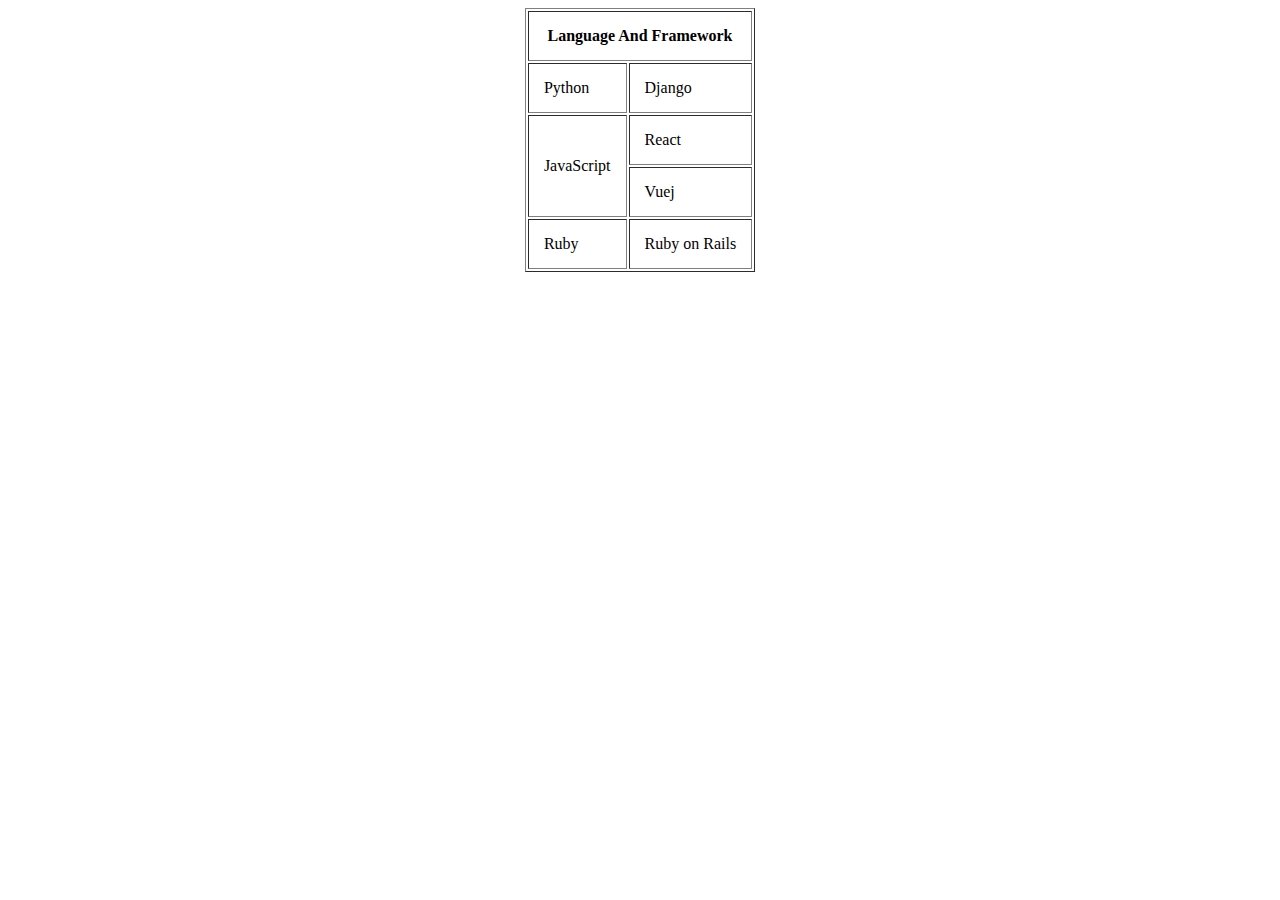
<file: index.html>
<!DOCTYPE html>
<html>
<head>
</head>
<body>
    <table border="1" align="center" cellpadding="15px">
        <thead>
            <tr>
                <th colspan="2">Language And Framework</th>
            </tr>
        </thead>
        <tbody>
            <tr>
                <td>Python</td>
                <td>Django</td>
            </tr>
            <tr>
                <td rowspan="2">JavaScript</td>
                <td>React</td>
            </tr>
            <tr>
                <td>Vuej</td>   
            </tr>
            <tr>
                <td>Ruby</td>
                <td>Ruby on Rails</td>
            </tr>
        </tbody>
    </table>
</body>
</html>
</file>
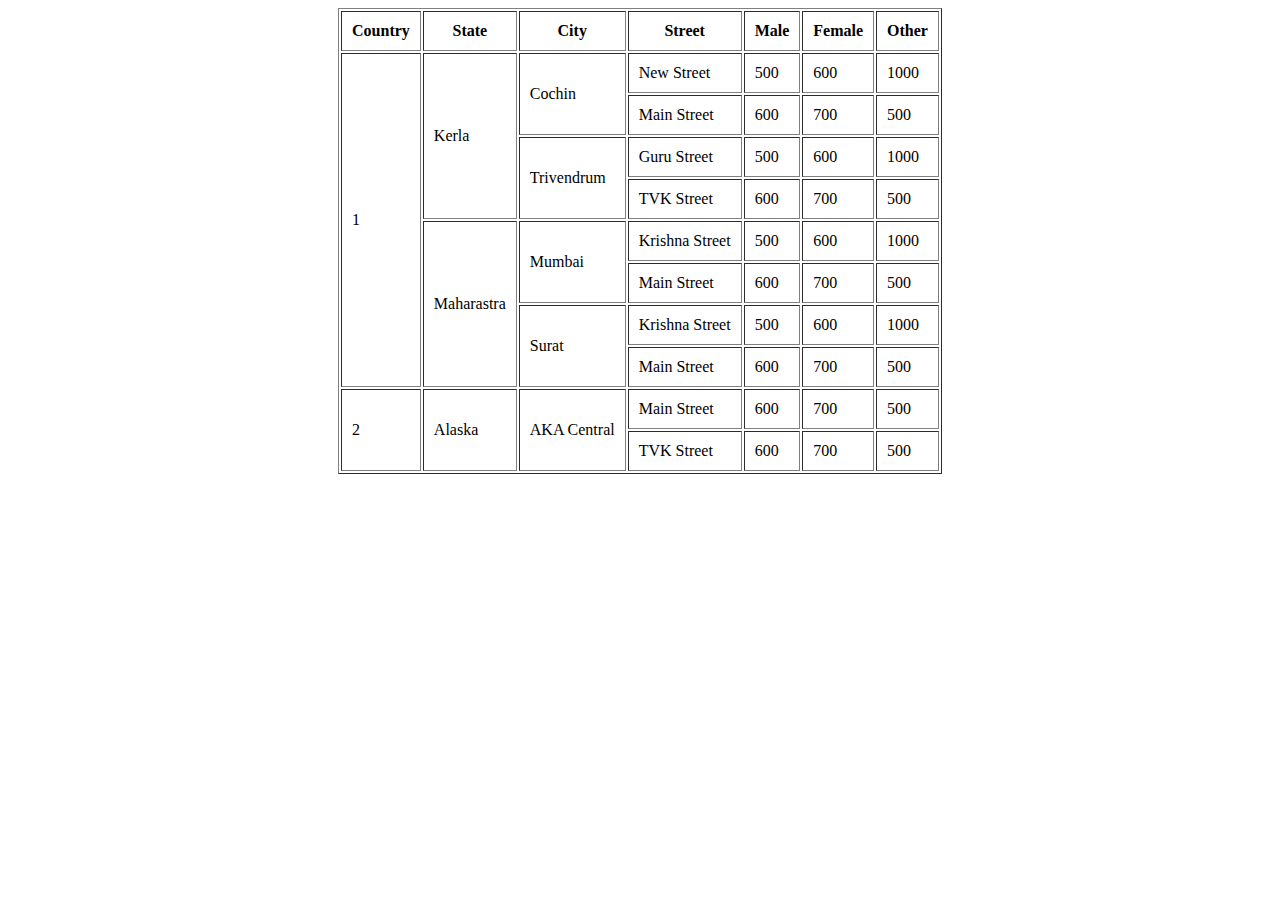
<file: country.html>
<!DOCTYPE html>
<html lang="en">
  <head>
    <meta charset="UTF-8" />
    <meta name="viewport" content="width=device-width, initial-scale=1.0" />
    <title>Document</title>
  </head>
  <body>
    <table border="1px" align="center" cellpadding="10px">
      <tr>
        <th>Country</th>
        <th>State</th>
        <th>City</th>
        <th>Street</th>
        <th>Male</th>
        <th>Female</th>
        <th>Other</th>
      </tr>

      <tr>
        <td rowspan="8">1</td>
        <td rowspan="4">Kerla</td>
        <td rowspan="2">Cochin</td>
        <td>New Street</td>
        <td>500</td>
        <td>600</td>
        <td>1000</td>
      </tr>
      <tr>
        <td>Main Street</td>
        <td>600</td>
        <td>700</td>
        <td>500</td>
      </tr>
      <tr>
        <td rowspan="2">Trivendrum</td>
        <td>Guru Street</td>
        <td>500</td>
        <td>600</td>
        <td>1000</td>
      </tr>
      <tr>
        <td>TVK Street</td>
        <td>600</td>
        <td>700</td>
        <td>500</td>
      </tr>
      <tr>
        <td rowspan="4">Maharastra</td>
        <td rowspan="2">Mumbai</td>
        <td>Krishna Street</td>
        <td>500</td>
        <td>600</td>
        <td>1000</td>
      </tr>
      <tr>
        <td>Main Street</td>
        <td>600</td>
        <td>700</td>
        <td>500</td>
      </tr>
      <tr>
        <td rowspan="2">Surat</td>
        <td>Krishna Street</td>
        <td>500</td>
        <td>600</td>
        <td>1000</td>
      </tr>
      <tr>
        <td>Main Street</td>
        <td>600</td>
        <td>700</td>
        <td>500</td>
      </tr>
      <tr>
        <td rowspan="2">2</td>
        <td rowspan="2">Alaska</td>
        <td rowspan="2">AKA Central</td>
        <td>Main Street</td>
        <td>600</td>
        <td>700</td>
        <td>500</td>
      </tr>
      <tr>
        <td>TVK Street</td>
        <td>600</td>
        <td>700</td>
        <td>500</td>
      </tr>
    </table>
  </body>
</html>
</file>
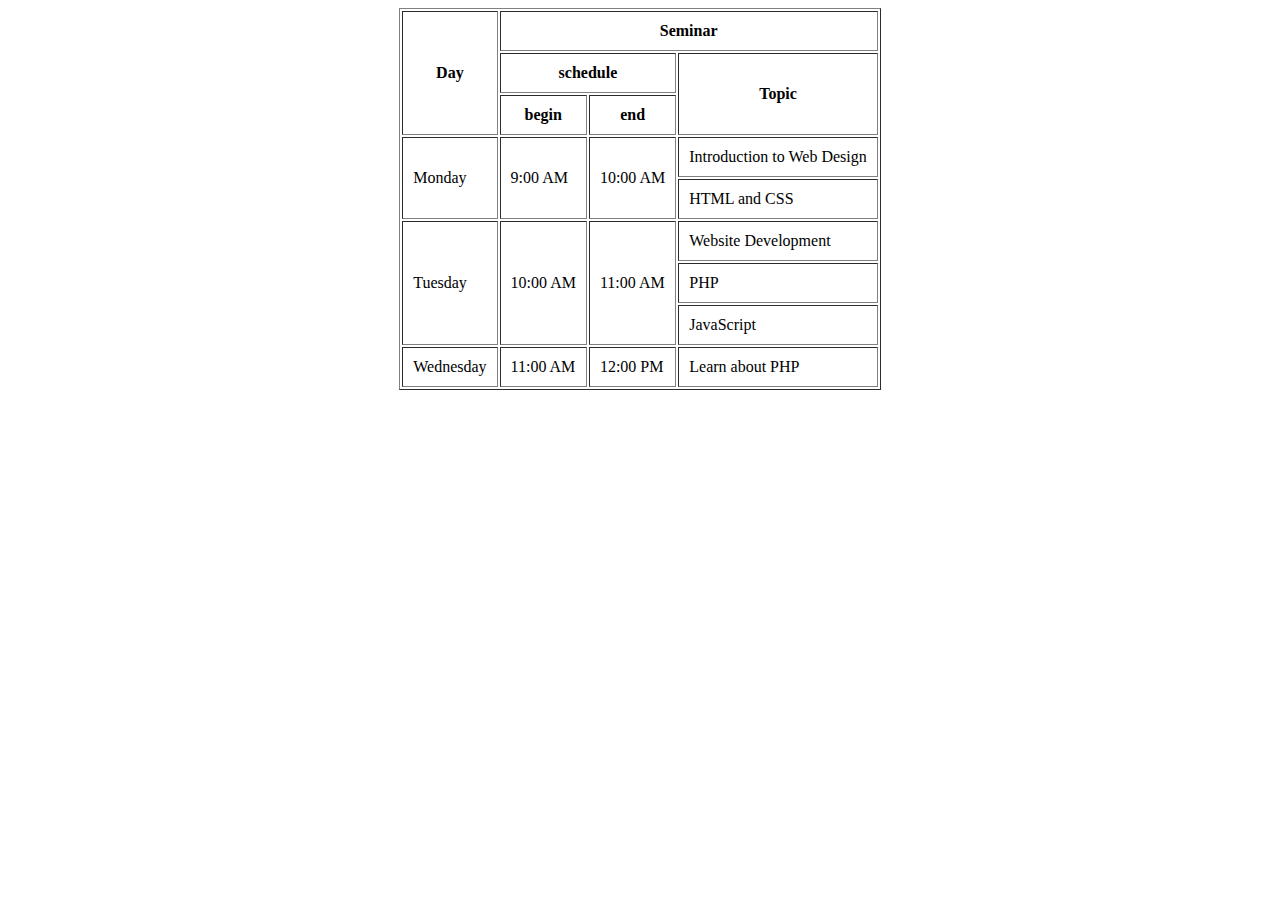
<file: Day.html>
<!DOCTYPE html>
<html lang="en">
  <head>
    <meta charset="UTF-8" />
    <meta name="viewport" content="width=device-width, initial-scale=1.0" />
    <title>Document</title>
  </head>
  <body>
    <table border="1" align="center" cellpadding="10px">
      <tr>
        <th rowspan="3">Day</th>
        <th colspan="3">Seminar</th>
      </tr>
      <tr>
        <th colspan="2">schedule</th>
        <th rowspan="2">Topic</th>
      </tr>
      <tr>
        <th>begin</th>
        <th>end</th>
      </tr>

      <tr>
        <td rowspan="2">Monday</td>
        <td rowspan="2">9:00 AM</td>
        <td rowspan="2">10:00 AM</td>
        <td>Introduction to Web Design</td>
      </tr>
      <tr>
        <td>HTML and CSS</td>
      </tr>
      <tr>
        <td rowspan="3">Tuesday</td>
        <td rowspan="3">10:00 AM</td>
        <td rowspan="3">11:00 AM</td>
        <td>Website Development</td>
      </tr>
      <tr>
        <td>PHP</td>
      </tr>
      <tr>
        <td>JavaScript</td>
      </tr>
      <tr>
        <td>Wednesday</td>
        <td>11:00 AM</td>
        <td>12:00 PM</td>
        <td>Learn about PHP</td>
      </tr>
    </table>
  </body>
</html>
</file>
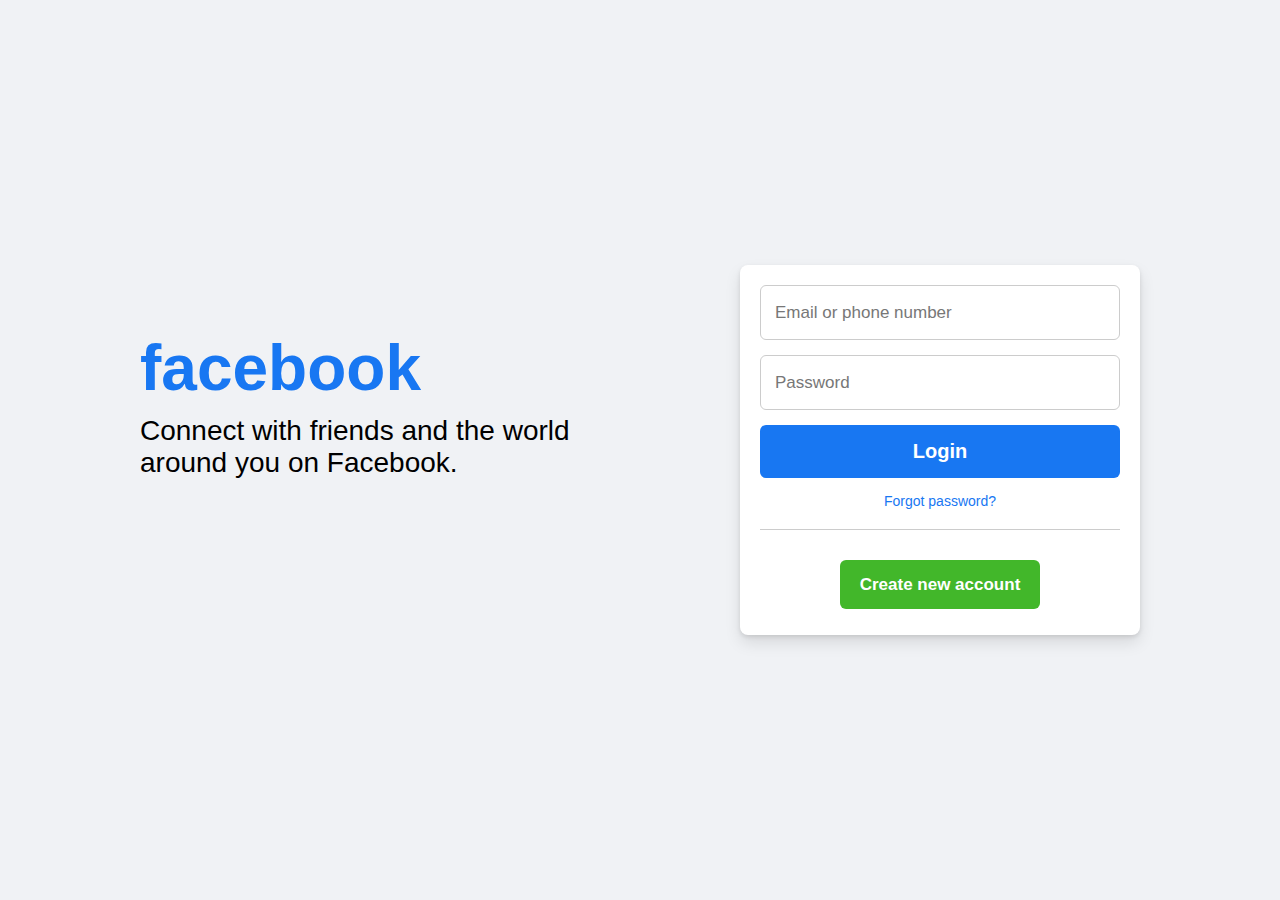
<file: form2.html>
<!DOCTYPE html>
<html lang="en">
  <head>
    <meta charset="UTF-8" />
    <meta name="viewport" content="width=device-width, initial-scale=1.0" />
    <title>Facebook Login Page</title>
    <link rel="stylesheet" href="styles.css" />
  </head>
  <body>
    <div class="container flex">
      <div class="facebook-page flex">
        <div class="text">
          <h1>facebook</h1>
          <p>Connect with friends and the world</p>
          <p>around you on Facebook.</p>
        </div>
        <form action="#">
          <input type="email" placeholder="Email or phone number" required />
          <input type="password" placeholder="Password" required />
          <div class="link">
            <button type="submit" class="login">Login</button>
            <a href="#" class="forgot">Forgot password?</a>
          </div>
          <hr />
          <div class="button">
            <a href="#">Create new account</a>
          </div>
        </form>
      </div>
    </div>
  </body>
</html>
</file>
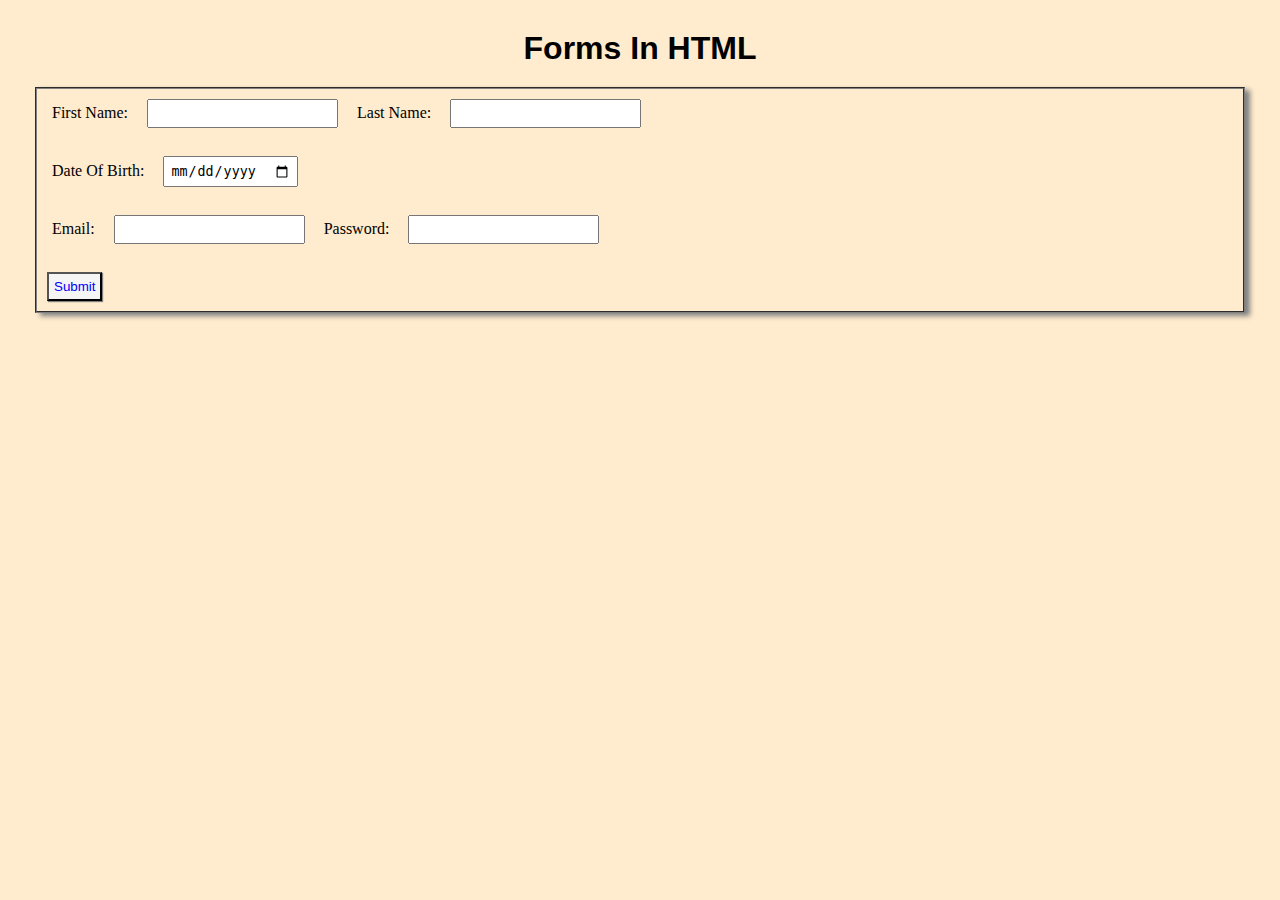
<file: forms.html>
<!DOCTYPE html>
<html lang="en">
  <head>
    <meta charset="UTF-8" />
    <meta name="viewport" content="width=device-width, initial-scale=1.0" />
    <title>Document</title>
    <link rel="stylesheet" href="style.css" />
  </head>
  <body>
    <h1>Forms In HTML</h1>
    <form action="" method="get">
      <fieldset>
        <label for="fname">First Name:</label>
        <input type="text" name="First Name" id="fname" />

        <label for="lname">Last Name: </label>
        <input type="text" name="Last Name" id="lname" /><br /><br />

        <label for="Dob">Date Of Birth: </label>
        <input type="date" name="Date Of Birth" id="dob" /><br /><br />

        <label for="email">Email:</label>
        <input type="email" name="Email" id="email" />

        <label for="pwd">Password:</label>
        <input type="password" name="Password" id="pwd" /><br /><br />
        
        <button type="submit">Submit</button>
      </fieldset>
    </form>
  </body>
</html>
</file>
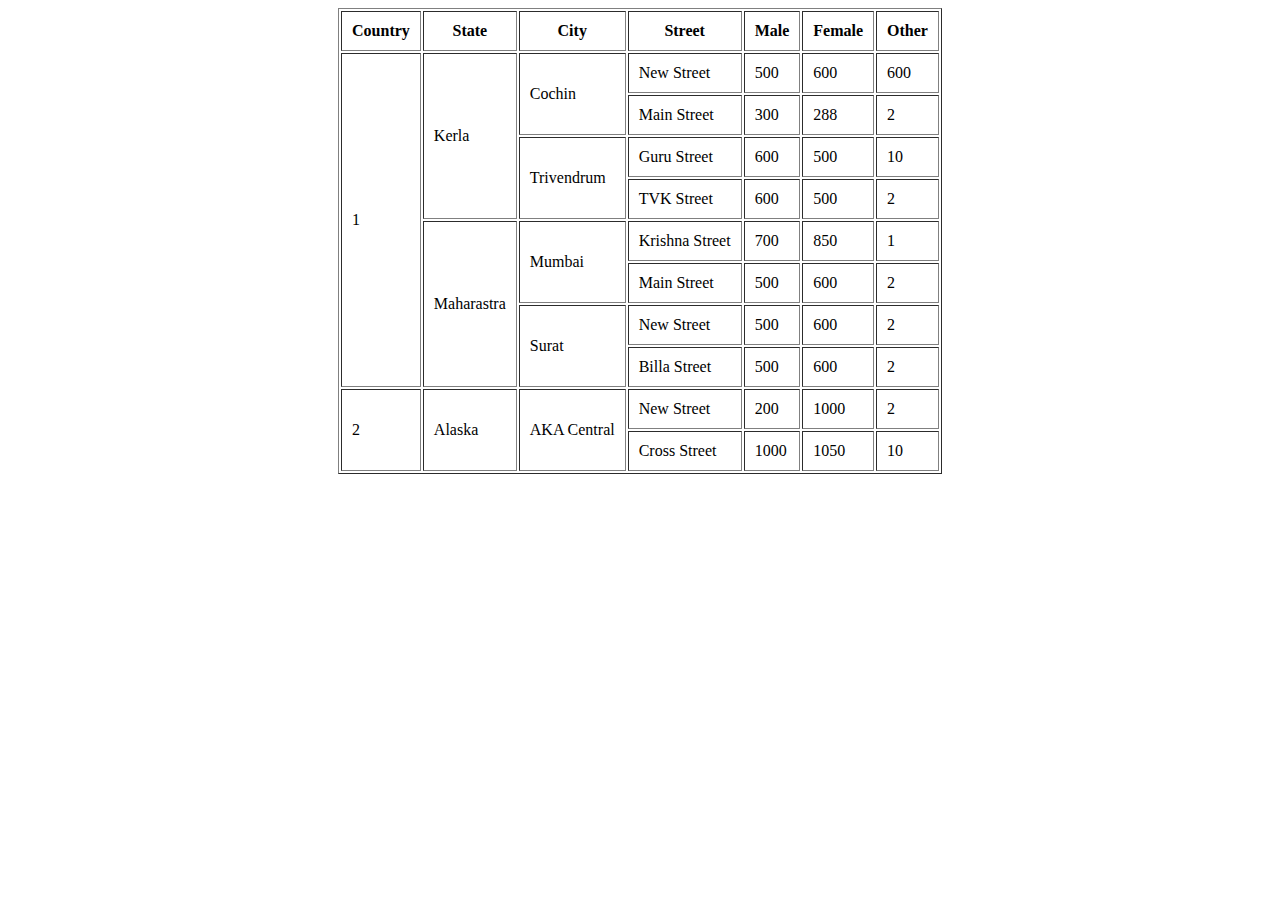
<file: table.html>
<!DOCTYPE html>
<html lang="en">

<head>
    <meta charset="UTF-8">
    <meta name="viewport" content="width=device-width, initial-scale=1.0">
    <title>Document</title>
</head>

<body>
    <table border="1" align="center" cellpadding="10px">
        <thead>
            <tr>
                <th>Country</th>
                <th>State</th>
                <th>City</th>
                <th>Street</th>
                <th>Male</th>
                <th>Female</th>
                <th>Other</th>
            </tr>
        </thead>
        <tbody>
            <tr>
                <td rowspan="8">1</td>
                <td rowspan="4">Kerla</td>
                <td rowspan="2">Cochin</td>
                <td>New Street</td>
                <td>500</td>
                <td>600</td>
                <td>600</td>

            </tr>
            <tr>

                <td>Main Street</td>
                <td>300</td>
                <td>288</td>
                <td>2</td>
            </tr>
            <tr>
                <td rowspan="2">Trivendrum</td>
                <td>Guru Street</td>
                <td>600</td>
                <td>500</td>
                <td>10</td>

            </tr>
            <tr>
                <td>TVK Street</td>
                <td>600</td>
                <td>500</td>
                <td>2</td>
            </tr>
            <tr>
                <td rowspan="4">Maharastra</td>
                <td rowspan="2">Mumbai</td>
                <td>Krishna Street</td>
                <td>700</td>
                <td>850</td>
                <td>1</td>
            </tr>
            <tr>
                <td>Main Street</td>
                <td>500</td>
                <td>600</td>
                <td>2</td>

            </tr>
            <tr>
                <td rowspan="2">Surat</td>
                <td>New Street</td>
                <td>500</td>
                <td>600</td>
                <td>2</td>


            </tr>
            <td>Billa Street</td>
            <td>500</td>
            <td>600</td>
            <td>2</td>
            <tr>
                <td rowspan="2">2</td>
                <td rowspan="2">Alaska</td>
                <td rowspan="2">AKA Central</td>
                <td>New Street</td>
                <td>200</td>
                <td>1000</td>
                <td>2</td>
            </tr>
            <tr>
                <td>Cross Street</td>
                <td>1000</td>
                <td>1050</td>
                <td>10</td>
            </tr>
        </tbody>
    </table>

</body>

</html>
</file>
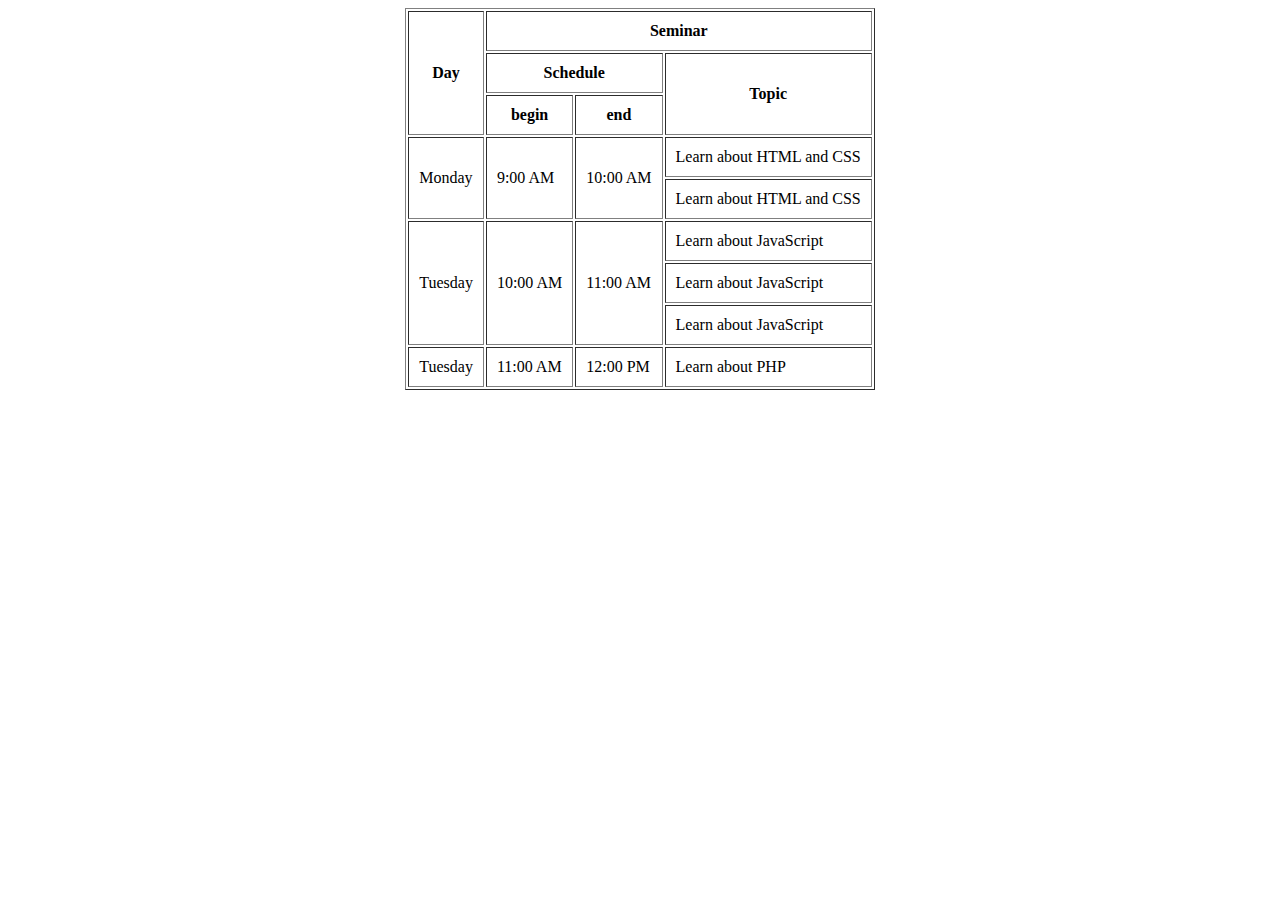
<file: tables.html>
<!DOCTYPE html>
<html lang="en">
  <head>
    <meta charset="UTF-8" />
    <meta name="viewport" content="width=device-width, initial-scale=1.0" />
    <title>Document</title>
  </head>
  <body>
    <table border="1px" align="center" cellpadding="10px">
      <tr>
        <th rowspan="3">Day</th>
        <th colspan="3">Seminar</th>
      </tr>
      <tr>
        <th colspan="2">Schedule</th>
        <th rowspan="2">Topic</th>
      </tr>
      <tr>
        <th>begin</th>
        <th>end</th>
      </tr>
      <tr>
        <td rowspan="2">Monday</td>
        <td rowspan="2">9:00 AM</td>
        <td rowspan="2">10:00 AM</td>
        <td>Learn about HTML and CSS</td>
      </tr>
      <tr>
        <td>Learn about HTML and CSS</td>
      </tr>
      <tr>
        <td rowspan="3">Tuesday</td>
        <td rowspan="3">10:00 AM</td>
        <td rowspan="3">11:00 AM</td>
        <td>Learn about JavaScript</td>
      </tr>
      <tr>
        <td>Learn about JavaScript</td>
      </tr>
      <tr>
        <td>Learn about JavaScript</td>
      </tr>
      <tr>
        <td>Tuesday</td>
        <td>11:00 AM</td>
        <td>12:00 PM</td>
        <td>Learn about PHP</td>
      </tr>
    </table>
  </body>
</html>
</file>
<file: styles.css>
* {
  margin: 0;
  padding: 0;
  box-sizing: border-box;
  font-family: "Roboto", sans-serif;
}

.flex {
  display: flex;
  align-items: center;
}

.container {
  padding: 0 15px;
  min-height: 100vh;
  justify-content: center;
  background: #f0f2f5;
}

.facebook-page {
  justify-content: space-between;
  max-width: 1000px;
  width: 100%;
}

.facebook-page .text {
  margin-bottom: 90px;
}

.facebook-page h1 {
  color: #1877f2;
  font-size: 4rem;
  margin-bottom: 10px;
}

.facebook-page p {
  font-size: 1.75rem;
  white-space: nowrap;
}

form {
  display: flex;
  flex-direction: column;
  background: #fff;
  border-radius: 8px;
  padding: 20px;
  box-shadow: 0 2px 4px rgba(0, 0, 0, 0.1), 0 8px 16px rgba(0, 0, 0, 0.1);
  max-width: 400px;
  width: 100%;
}

form input {
  height: 55px;
  width: 100%;
  border: 1px solid #ccc;
  border-radius: 6px;
  margin-bottom: 15px;
  font-size: 1rem;
  padding: 0 14px;
}

form input:focus {
  outline: none;
  border-color: #1877f2;
}

::placeholder {
  color: #777;
  font-size: 1.063rem;
}

.link {
  display: flex;
  flex-direction: column;
  text-align: center;
  gap: 15px;
}

.link .login {
  border: none;
  outline: none;
  cursor: pointer;
  background: #1877f2;
  padding: 15px 0;
  border-radius: 6px;
  color: #fff;
  font-size: 1.25rem;
  font-weight: 600;
  transition: 0.2s ease;
}

.link .login:hover {
  background: #0d65d9;
}

form a {
  text-decoration: none;
}

.link .forgot {
  color: #1877f2;
  font-size: 0.875rem;
}

.link .forgot:hover {
  text-decoration: underline;
}

hr {
  border: none;
  height: 1px;
  background-color: #ccc;
  margin-bottom: 20px;
  margin-top: 20px;
}

.button {
  margin-top: 25px;
  text-align: center;
  margin-bottom: 20px;
}

.button a {
  padding: 15px 20px;
  background: #42b72a;
  border-radius: 6px;
  color: #fff;
  font-size: 1.063rem;
  font-weight: 600;
  transition: 0.2s ease;
}

.button a:hover {
  background: #3ba626;
}

@media (max-width: 900px) {
  .facebook-page {
    flex-direction: column;
    text-align: center;
  }

  .facebook-page .text {
    margin-bottom: 30px;
  }
}

@media (max-width: 460px) {
  .facebook-page h1 {
    font-size: 3.5rem;
  }

  .facebook-page p {
    font-size: 1.3rem;
  }

  form {
    padding: 15px;
  }
}
</file>
<file: style.css>
* {
  margin: 5px;
  padding: 5px;
  box-sizing: border-box;
}
body {
  background-color: blanchedalmond;
  color: black;
}
h1 {
  font-family: "Arial", sans-serif;
  text-align: center;
}
fieldset {
  border-color: grey;
  box-shadow: 5px 3px 5px gray;
}
button {
  background-color: whitesmoke;
  color: blue;
  box-shadow: 1px 1px 1px gray;

}
</file>
